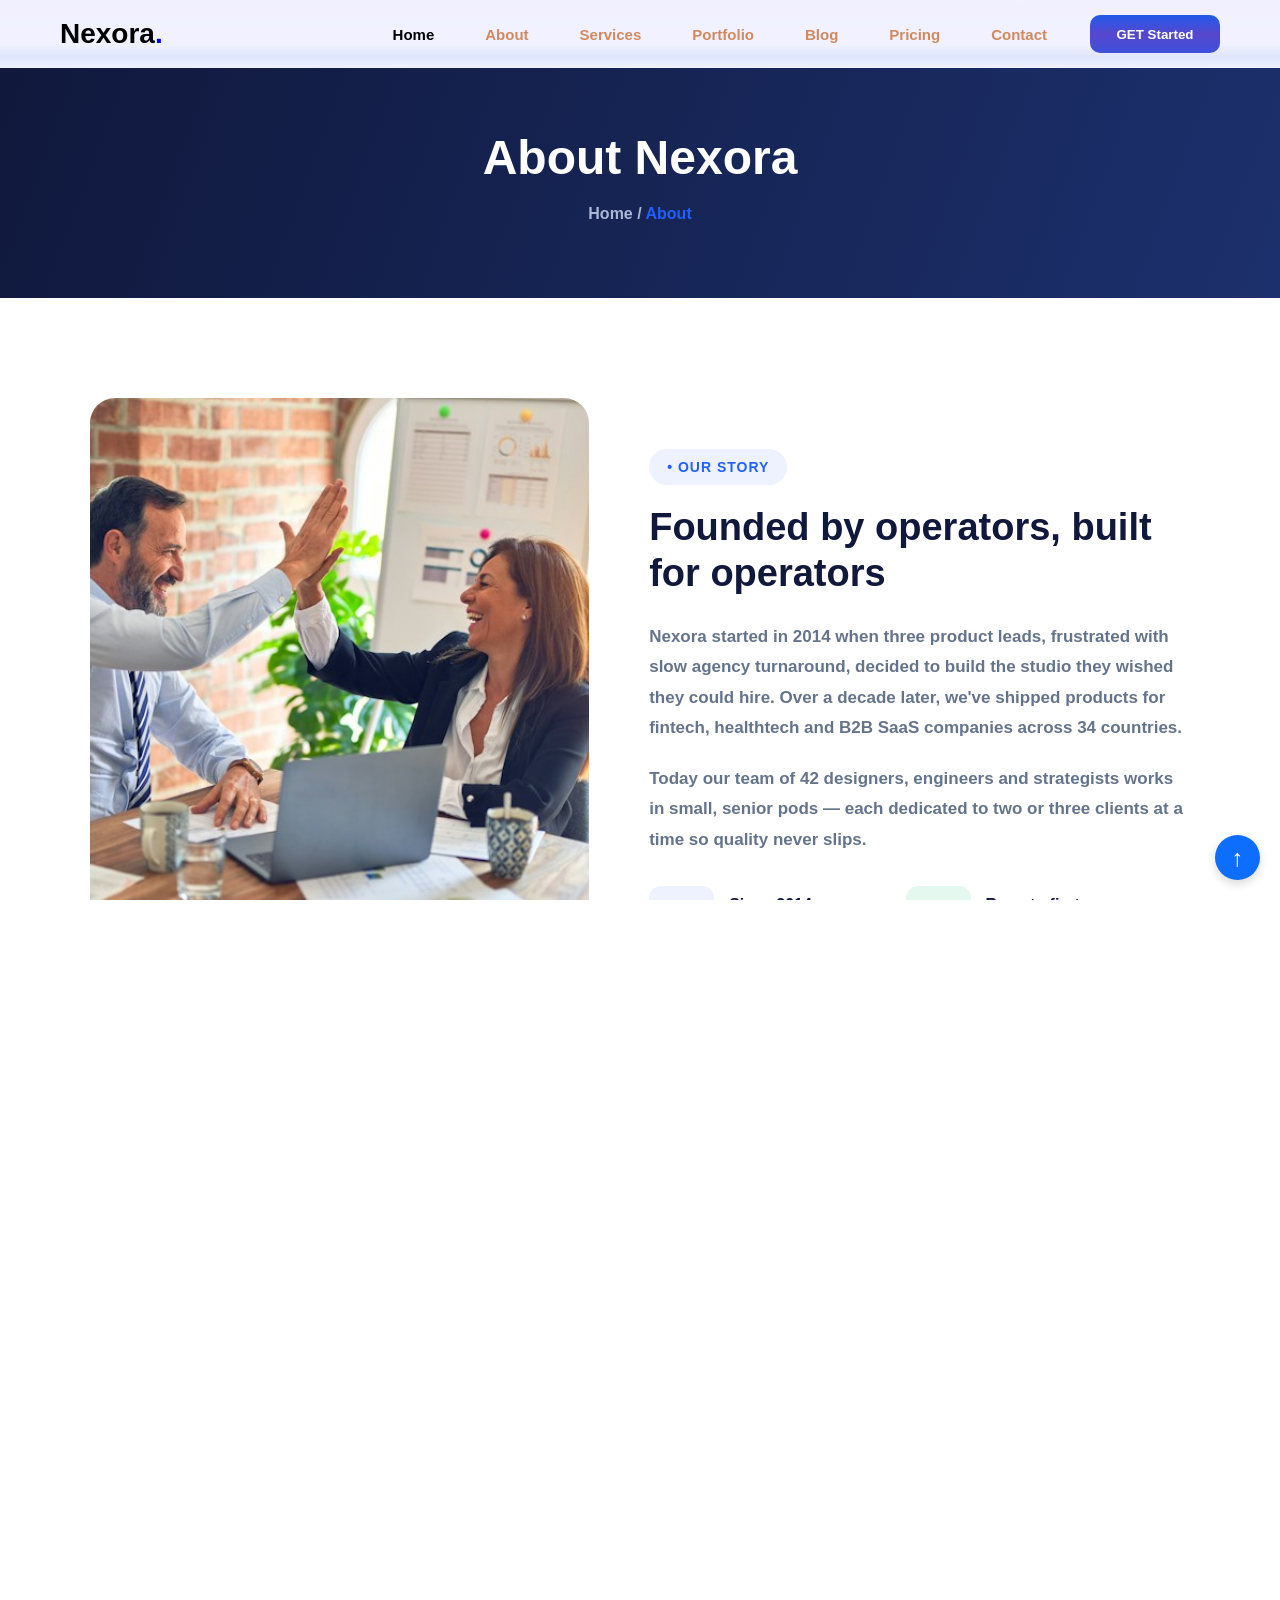
<file: Project1/Nexoraproject/about.html>
<!DOCTYPE html>
<html lang="en">
<head>
    <meta charset="UTF-8">
    <meta name="viewport" content="width=device-width, initial-scale=1.0">
    <title>Document</title>
    <link rel="stylesheet" href="./common.css">
    <link rel="stylesheet" href="./about.css">
</head>
<body>
<header>
      <div>
        <span>Nexora<span class="dot">.</span></span>
      </div>
      <div id="header-pointer">
        <div><a href="./index.html" id="home">Home</a></div>
        <div><a href="./about.html">About</a></div>
        <div><a href="./services.html">Services</a></div>
        <div><a href="./portfolio.html">Portfolio</a></div>
        <div><a href="./blog.html">Blog</a></div>
        <div><a href="./pricing.html">Pricing</a></div>
        <div><a href="./contact.html">Contact </a></div>
        <div>
          <button><a href="./contact.html" id="last">GET Started</a></button>
        </div>
      </div>
    </header>

<div class="about-banner">
    <h1>About Nexora</h1>
    <p><a href="index.html">Home</a> / <span>About</span></p>
</div>

<div class="about-story">
    <div class="story-image">
        <img src="./images/about.jpg" alt="Our Story">
    </div>

    <div class="story-content">
        <span class="about-tag">• OUR STORY</span>

        <h2>Founded by operators, built for operators</h2>

        <p>
            Nexora started in 2014 when three product leads, frustrated
            with slow agency turnaround, decided to build the studio they
            wished they could hire. Over a decade later, we've shipped
            products for fintech, healthtech and B2B SaaS companies
            across 34 countries.
        </p>

        <p>
            Today our team of 42 designers, engineers and strategists
            works in small, senior pods — each dedicated to two or
            three clients at a time so quality never slips.
        </p>

        <div class="story-stats">
            <div class="story-stat">
                <div class="stat-icon">✓</div>
                <div>
                    <h4>Since 2014</h4>
                    <p>12 years operating</p>
                </div>
            </div>

            <div class="story-stat">
                <div class="stat-icon green-icon">◎</div>
                <div>
                    <h4>Remote-first</h4>
                    <p>Across 9 timezones</p>
                </div>
            </div>
        </div>
    </div>
</div>

<div class="about-principles">
    <div class="section-heading">
        <span class="about-tag">• WHAT DRIVES US</span>
        <h2>The principles behind every engagement</h2>
    </div>

    <div class="principle-list">
        <div class="principle-card">
            <div class="principle-icon">◎</div>
            <h3>Outcomes over output</h3>
            <p>
                We measure success in business impact, not hours
                logged or pages shipped.
            </p>
        </div>

        <div class="principle-card">
            <div class="principle-icon purple-icon">▤</div>
            <h3>Radical transparency</h3>
            <p>
                Shared boards, honest timelines, and direct access
                to the people doing the work.
            </p>
        </div>

        <div class="principle-card">
            <div class="principle-icon green-icon">◇</div>
            <h3>Craft as a default</h3>
            <p>
                Every detail — copy, spacing, micro-interaction —
                is treated as part of the product.
            </p>
        </div>

        <div class="principle-card">
            <div class="principle-icon">⟳</div>
            <h3>Built to evolve</h3>
            <p>
                We design systems and codebases that your internal
                team can extend long after launch.
            </p>
        </div>
    </div>
</div>

<div class="about-leadership">
    <div class="section-heading">
        <span class="about-tag">• LEADERSHIP</span>
        <h2>Meet the people steering the ship</h2>
    </div>

    <div class="team-list">
        <div class="team-card">
            <img src="./images/160.jpg" alt="Daniel Hwang">
            <h3>Daniel Hwang</h3>
            <h4>CEO &amp; Co-Founder</h4>
            <p>
                Formerly led product at two YC-backed startups
                before founding Nexora.
            </p>
        </div>

        <div class="team-card">
            <img src="./images/160 (1).jpg" alt="Priya Nair">
            <h3>Priya Nair</h3>
            <h4>Head of Design</h4>
            <p>
                Leads the design system practice and a team
                of 14 product designers.
            </p>
        </div>

        <div class="team-card">
            <img src="./images/160 (2).jpg" alt="Marcus Lee">
            <h3>Marcus Lee</h3>
            <h4>Head of Engineering</h4>
            <p>
                Oversees architecture and DevOps across all
                active client builds.
            </p>
        </div>

        <div class="team-card">
            <img src="./images/160 (3).jpg" alt="Anna Kowalski">
            <h3>Anna Kowalski</h3>
            <h4>Client Success Lead</h4>
            <p>
                Your main point of contact — keeps every
                engagement on track.
            </p>
        </div>
    </div>
</div>
<div class="about-cta">
    <div>
        <h2>Want to work with us?</h2>
        <p>We're currently accepting 3 new partners for Q3 2026.</p>
    </div>

    <a href="contact.html">Get in Touch →</a>
</div>
 <footer>
      <div class="maindiv">
        <div class="box1">
          <div class="box">
            <span>Nexora<span class="dot">.</span></span>
            <p>
              We help ambitious SaaS and tech companies design, build and scale
              digital products that customers love.
            </p>
            <div class="social-links">
     <a href="" class="social-icon">𝕏</a>
  <a href="" class="social-icon">in</a>
  <a href="" class="social-icon">◎</a>
  <a href="" class="social-icon">◉</a>
</div>
          </div>
          <div class="box">
            <span>COMPANY</span>
            <p><a href=""></a>About Us</p>
            <p><a href=""></a>Services</p>
            <p><a href="">Portfolio</a></p>
            <p><a href="">Blog</a></p>
            <p><a href="">Careers</a></p>
          </div>
          <div class="box">
            <span>SERVICES</span>
            <p><a href="">Product Strategy</a></p>
            <p><a href="">UI/UX Design</a></p>
            <p><a href="">Web Development</a></p>
            <p><a href="">Cloud & DevOps</a></p>
            <p><a href="">Growth Marketing</a></p>
          </div>
          <div class="box">
            <span>STAY IN THE LOOP</span>
            <p>Get product updates and insights from our team, once a month.</p>
            <div class="subscribe-form">
  <input 
    type="email"
  >
  <button type="button"><i class="bi bi-send text-white"></i></button>
</div>
          </div>
        </div>
        <div class="box2">
          <p>© 2026 Nexora. All rights reserved.</p>
          <a href="" class="back-top"> ↑ </a>
          <div class="links">
            <a href="#">Privacy Policy</a><a href="#">Terms of Service</a>
          </div>
        </div>
      </div>
    </footer>
</body>
</html>
</file>
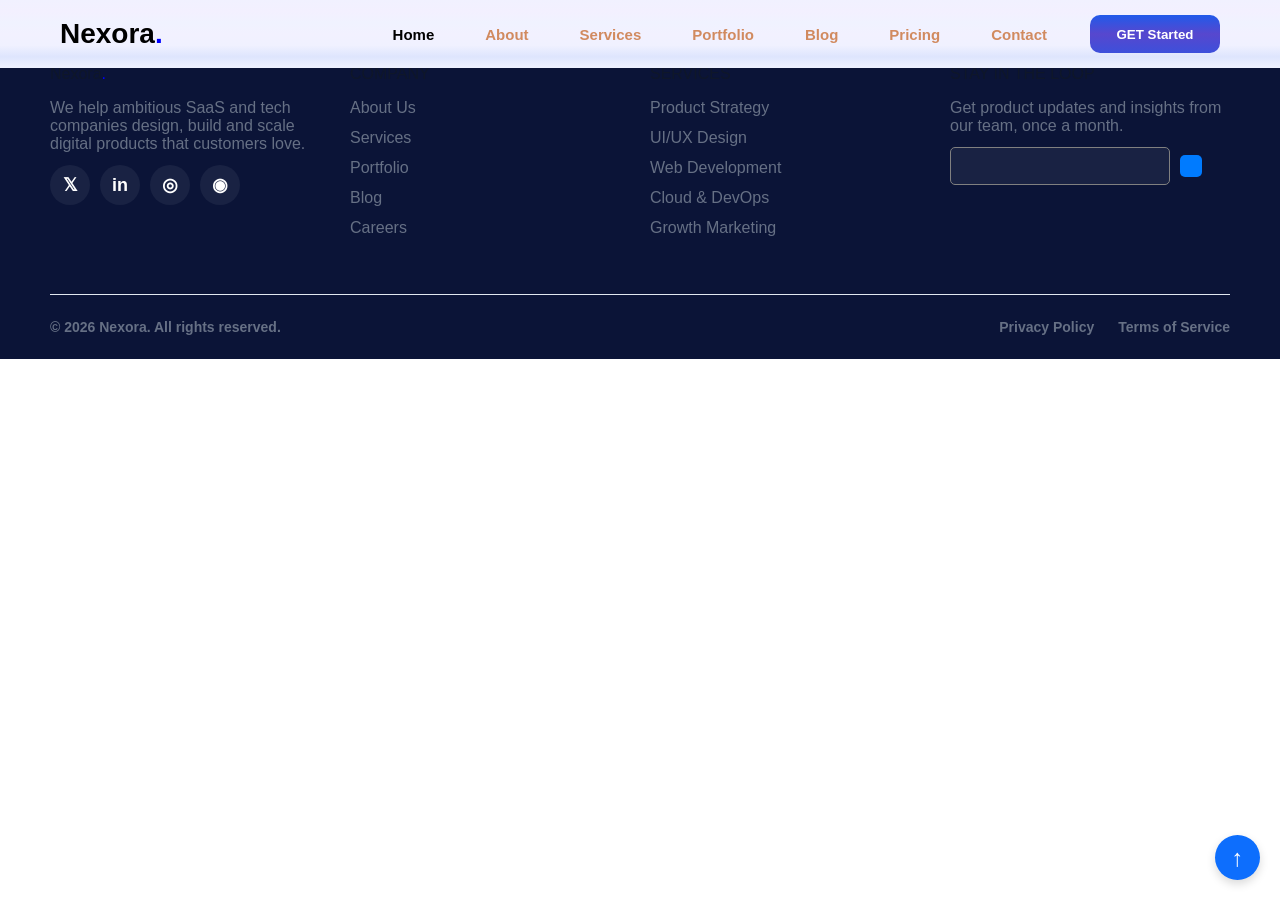
<file: Project1/Nexoraproject/blog.html>
<!DOCTYPE html>
<html lang="en">
<head>
  <meta charset="UTF-8">
  <meta name="viewport" content="width=device-width, initial-scale=1.0">
  <title>Document</title>
  <link rel="stylesheet" href="style.css">
  <link rel="stylesheet" href="common.css">
</head>
<body>
  <header>
      <div>
        <span>Nexora<span class="dot">.</span></span>
      </div>
      <div id="header-pointer">
        <div><a href="./index.html" id="home">Home</a></div>
        <div><a href="./about.html">About</a></div>
        <div><a href="./services.html">Services</a></div>
        <div><a href="./portfolio.html">Portfolio</a></div>
        <div><a href="./blog.html">Blog</a></div>
        <div><a href="./pricing.html">Pricing</a></div>
        <div><a href="./contact.html">Contact </a></div>
        <div>
          <button><a href="./contact.html" id="last">GET Started</a></button>
        </div>
      </div>
    </header>
     <footer>
      <div class="maindiv">
        <div class="box1">
          <div class="box">
            <span>Nexora<span class="dot">.</span></span>
            <p>
              We help ambitious SaaS and tech companies design, build and scale
              digital products that customers love.
            </p>
            <div class="social-links">
     <a href="" class="social-icon">𝕏</a>
  <a href="" class="social-icon">in</a>
  <a href="" class="social-icon">◎</a>
  <a href="" class="social-icon">◉</a>
</div>
          </div>
          <div class="box">
            <span>COMPANY</span>
            <p><a href=""></a>About Us</p>
            <p><a href=""></a>Services</p>
            <p><a href="">Portfolio</a></p>
            <p><a href="">Blog</a></p>
            <p><a href="">Careers</a></p>
          </div>
          <div class="box">
            <span>SERVICES</span>
            <p><a href="">Product Strategy</a></p>
            <p><a href="">UI/UX Design</a></p>
            <p><a href="">Web Development</a></p>
            <p><a href="">Cloud & DevOps</a></p>
            <p><a href="">Growth Marketing</a></p>
          </div>
          <div class="box">
            <span>STAY IN THE LOOP</span>
            <p>Get product updates and insights from our team, once a month.</p>
            <div class="subscribe-form">
  <input 
    type="email"
  >
  <button type="button"><i class="bi bi-send text-white"></i></button>
</div>
          </div>
        </div>
        <div class="box2">
          <p>© 2026 Nexora. All rights reserved.</p>
          <a href="" class="back-top"> ↑ </a>
          <div class="links">
            <a href="#">Privacy Policy</a><a href="#">Terms of Service</a>
          </div>
        </div>
      </div>
    </footer>
</body>
</html>
</file>
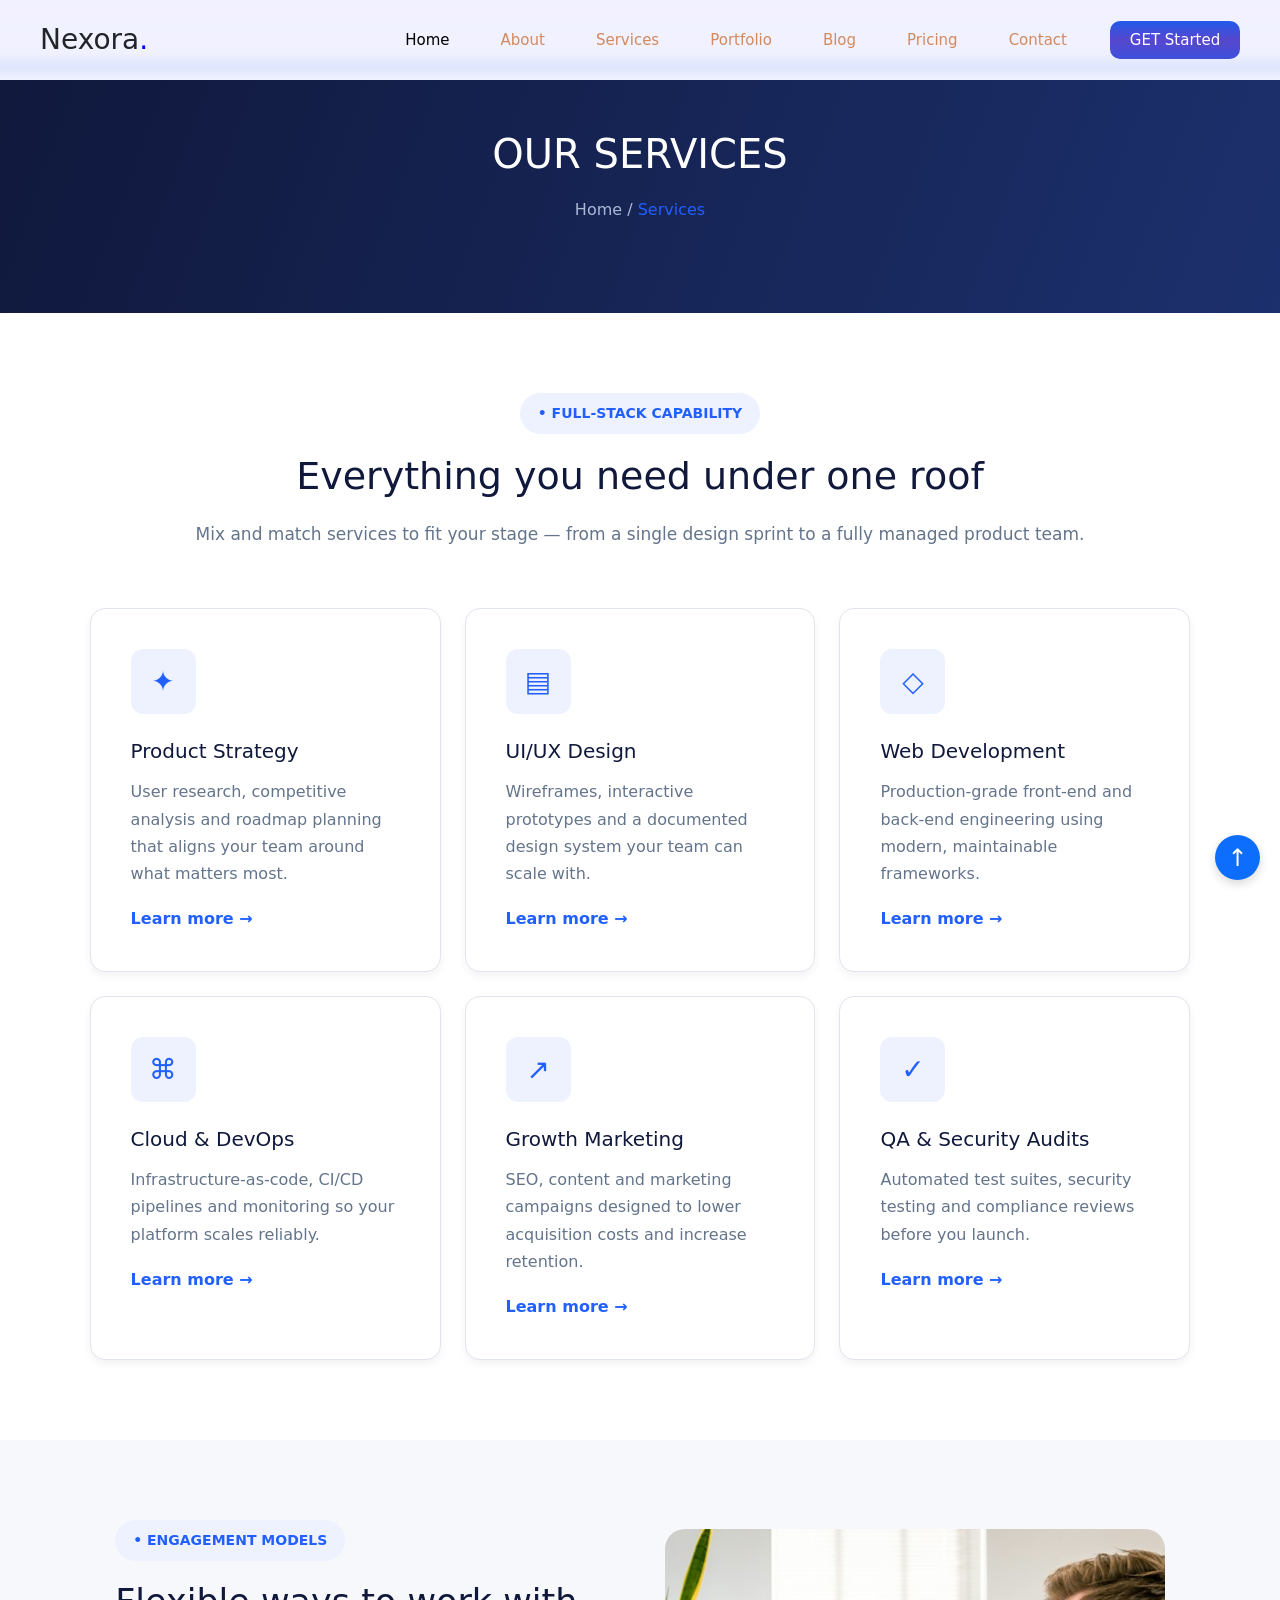
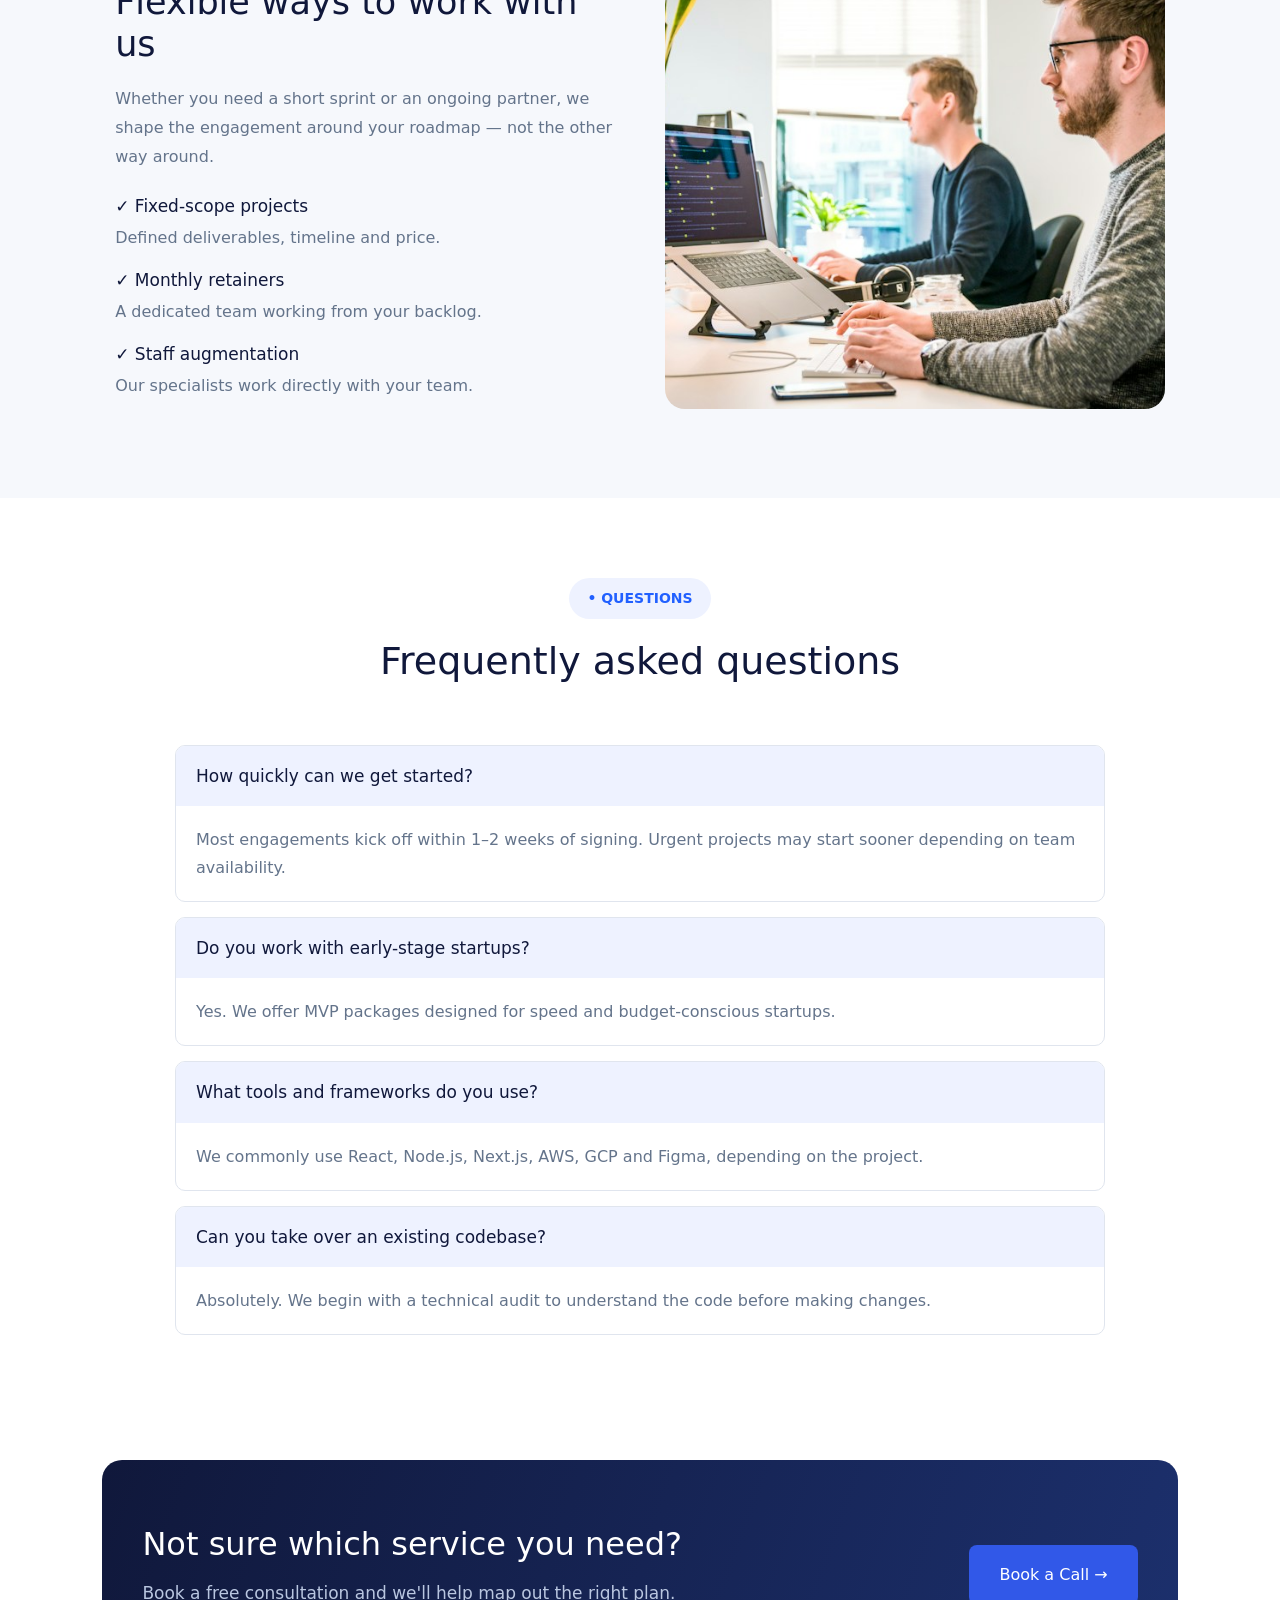
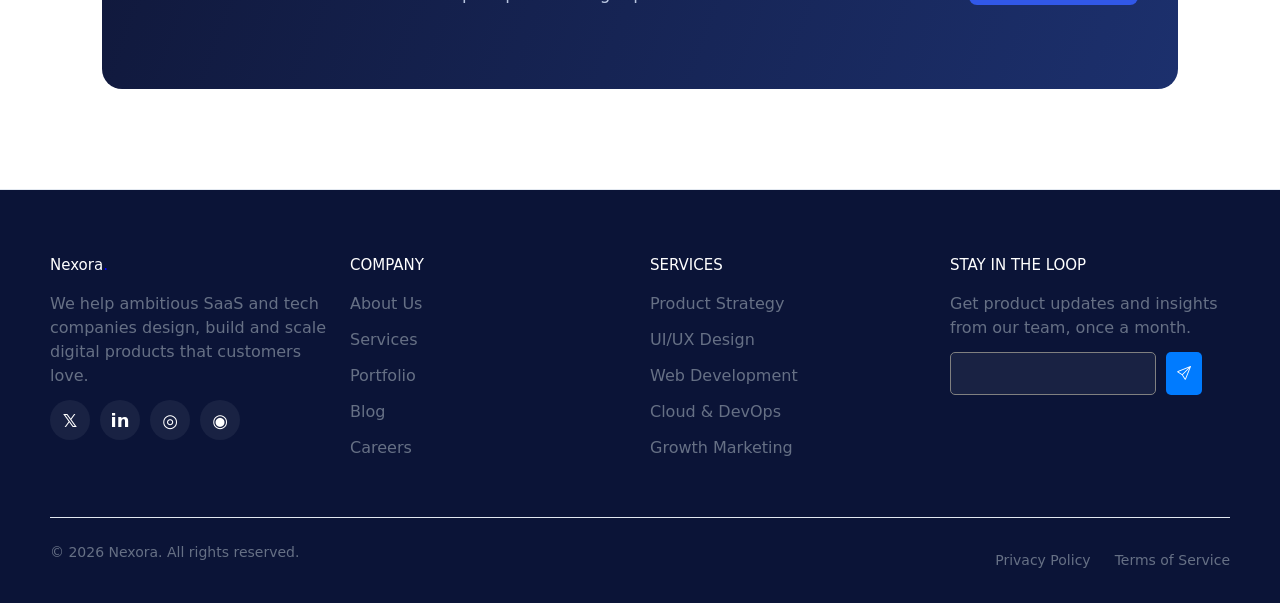
<file: Project1/Nexoraproject/services.html>
<!doctype html>
<html lang="en">
  <head>
    <meta charset="UTF-8" />
    <meta name="viewport" content="width=device-width, initial-scale=1.0" />
    <title>Project</title>
    <link rel="stylesheet" href="https://cdn.jsdelivr.net/npm/bootstrap@5.3.8/dist/css/bootstrap.min.css">
    <link rel="stylesheet" href="https://cdn.jsdelivr.net/npm/bootstrap-icons@1.13.2/font/bootstrap-icons.min.css">
    <link rel="stylesheet" href="services.css" />
  </head>
  <body>
    <header>
      <div>
        <span>Nexora<span class="dot">.</span></span>
      </div>
      <div id="header-pointer">
        <div><a href="./index.html" id="home">Home</a></div>
        <div><a href="./about.html">About</a></div>
        <div><a href="./services.html">Services</a></div>
        <div><a href="./portfolio.html">Portfolio</a></div>
        <div><a href="./blog.html">Blog</a></div>
        <div><a href="./pricing.html">Pricing</a></div>
        <div><a href="./contact.html">Contact </a></div>
        <div>
          <button><a href="./contact.html" id="last">GET Started</a></button>
        </div>
      </div>
    </header>
    <div class="about-banner">
    <h1>OUR SERVICES</h1>
    <p><a href="index.html">Home</a> / <span>Services</span></p>
</div>
    <div class="services">
    <div class="heading">
        <span class="tag">• FULL-STACK CAPABILITY</span>
        <h2>Everything you need under one roof</h2>
        <p>Mix and match services to fit your stage — from a single design sprint to a fully managed product team.</p>
    </div>

    <div class="cards">

        <div class="card">
            <div class="icon">✦</div>
            <h3>Product Strategy</h3>
            <p>User research, competitive analysis and roadmap planning that aligns your team around what matters most.</p>
            <a href="contact.html">Learn more →</a>
        </div>

        <div class="card">
            <div class="icon">▤</div>
            <h3>UI/UX Design</h3>
            <p>Wireframes, interactive prototypes and a documented design system your team can scale with.</p>
            <a href="contact.html">Learn more →</a>
        </div>

        <div class="card">
            <div class="icon">◇</div>
            <h3>Web Development</h3>
            <p>Production-grade front-end and back-end engineering using modern, maintainable frameworks.</p>
            <a href="contact.html">Learn more →</a>
        </div>

        <div class="card">
            <div class="icon">⌘</div>
            <h3>Cloud &amp; DevOps</h3>
            <p>Infrastructure-as-code, CI/CD pipelines and monitoring so your platform scales reliably.</p>
            <a href="contact.html">Learn more →</a>
        </div>

        <div class="card">
            <div class="icon">↗</div>
            <h3>Growth Marketing</h3>
            <p>SEO, content and marketing campaigns designed to lower acquisition costs and increase retention.</p>
            <a href="contact.html">Learn more →</a>
        </div>

        <div class="card">
            <div class="icon">✓</div>
            <h3>QA &amp; Security Audits</h3>
            <p>Automated test suites, security testing and compliance reviews before you launch.</p>
            <a href="contact.html">Learn more →</a>
        </div>

    </div>
</div>

<!-- Engagement Models -->
<div class="models">

    <div class="model-text">
        <span class="tag">• ENGAGEMENT MODELS</span>
        <h2>Flexible ways to work with us</h2>

        <p>Whether you need a short sprint or an ongoing partner, we shape the engagement around your roadmap — not the other way around.</p>

        <div class="model">
            <h3>✓ Fixed-scope projects</h3>
            <p>Defined deliverables, timeline and price.</p>
        </div>

        <div class="model">
            <h3>✓ Monthly retainers</h3>
            <p>A dedicated team working from your backlog.</p>
        </div>

        <div class="model">
            <h3>✓ Staff augmentation</h3>
            <p>Our specialists work directly with your team.</p>
        </div>
    </div>

    <div class="model-image">
        <img src="./images/services.jpg" alt="Team working together">
    </div>

</div>

<!-- FAQ -->
<div class="faq">

    <div class="heading">
        <span class="tag">• QUESTIONS</span>
        <h2>Frequently asked questions</h2>
    </div>

    <div class="questions">

        <div class="question">
            <h3>How quickly can we get started?</h3>
            <p>Most engagements kick off within 1–2 weeks of signing. Urgent projects may start sooner depending on team availability.</p>
        </div>

        <div class="question">
            <h3>Do you work with early-stage startups?</h3>
            <p>Yes. We offer MVP packages designed for speed and budget-conscious startups.</p>
        </div>

        <div class="question">
            <h3>What tools and frameworks do you use?</h3>
            <p>We commonly use React, Node.js, Next.js, AWS, GCP and Figma, depending on the project.</p>
        </div>

        <div class="question">
            <h3>Can you take over an existing codebase?</h3>
            <p>Absolutely. We begin with a technical audit to understand the code before making changes.</p>
        </div>

    </div>
</div>

<!-- Contact Section -->
<div class="cta">
    <div>
        <h2>Not sure which service you need?</h2>
        <p>Book a free consultation and we'll help map out the right plan.</p>
    </div>

    <a href="contact.html">Book a Call →</a>
</div>

     <footer>
      <div class="maindiv">
        <div class="box1">
          <div class="box">
            <span>Nexora<span class="dot">.</span></span>
            <p>
              We help ambitious SaaS and tech companies design, build and scale
              digital products that customers love.
            </p>
            <div class="social-links">
     <a href="" class="social-icon">𝕏</a>
  <a href="" class="social-icon">in</a>
  <a href="" class="social-icon">◎</a>
  <a href="" class="social-icon">◉</a>
</div>
          </div>
          <div class="box">
            <span>COMPANY</span>
            <p><a href=""></a>About Us</p>
            <p><a href=""></a>Services</p>
            <p><a href="">Portfolio</a></p>
            <p><a href="">Blog</a></p>
            <p><a href="">Careers</a></p>
          </div>
          <div class="box">
            <span>SERVICES</span>
            <p><a href="">Product Strategy</a></p>
            <p><a href="">UI/UX Design</a></p>
            <p><a href="">Web Development</a></p>
            <p><a href="">Cloud & DevOps</a></p>
            <p><a href="">Growth Marketing</a></p>
          </div>
          <div class="box">
            <span>STAY IN THE LOOP</span>
            <p>Get product updates and insights from our team, once a month.</p>
            <div class="subscribe-form">
  <input 
    type="email"
  >
  <button type="button"><i class="bi bi-send text-white"></i></button>
</div>
          </div>
        </div>
        <div class="box2">
          <p>© 2026 Nexora. All rights reserved.</p>
          <a href="" class="back-top"> ↑ </a>
          <div class="links">
            <a href="#">Privacy Policy</a><a href="#">Terms of Service</a>
          </div>
        </div>
      </div>
    </footer>
  </body>
</html>
</file>
<file: Project1/Nexoraproject/common.css>
* {
  margin: 0;
  box-sizing: border-box;
  font-family: "Plus Jakarta Sans", sans-serif;
  font-weight: 700;
}
html,
body {
  overflow-x: hidden;
}
button {
  cursor: pointer;
}
button a {
  display: flex;
  align-items: center;
  justify-content: center;
  width: 100%;
  height: 100%;
  text-decoration: none;
}

/* shared small pill label */
#p {
  display: inline-flex;
  align-items: center;
  width: fit-content;
  padding: 0.4rem 1rem;
  border-radius: 20px;
  background: #eef2ff;
  span {
    font-size: 0.75rem;
    letter-spacing: 0.12em;
    text-transform: uppercase;
    color: #155eef;
  }
}

/* ---------- header ---------- */
header {
  position: fixed;
  top: 0;
  left: 0;
  width: 100%;
  height: 68px;
  z-index: 1030;
  display: flex;
  align-items: center;
  justify-content: space-between;
  padding: 0 60px;
  background: linear-gradient(#f1f1ff, #f3f0ff, #f0f2ff, #f2f1ff, #f0f1ff, #dee5fd, #eff2ff);
  span {
    font-size: 28px;
    .dot {
      color: blue;
    }
  }
  #header-pointer {
    display: flex;
    align-items: center;
    column-gap: 35px;
    font-size: 15px;
    a {
      text-decoration: none;
      color: #d18a5f;
      padding: 10px 8px;
    }
    a:hover {
      color: black;
      background-color: rgba(255, 255, 255, 0.7);
      border-radius: 10px;
    }
    #home {
      color: black;
    }
    button {
      height: 38px;
      width: 130px;
      background: linear-gradient(#215aea, #5747ce, #3d50db);
      border-radius: 10px;
      border: none;
    }
    button #last,
    button #last:hover {
      color: white;
      background: none;
    }
  }
}

/* ---------- footer ---------- */
footer {
  padding: 64px 24px 0;
  border-top: 1px solid #e2e8f0;
  a {
    text-decoration: none;
  }
  .maindiv {
    display: flex;
    flex-direction: column;
    row-gap: 5px;
    max-width: 1180px;
    margin: 0 auto;
    .box1 {
      display: flex;
      justify-content: space-between;
      column-gap: 20px;
      padding-bottom: 40px;
      .box {
        flex: 1;
        span {
          display: block;
          margin-bottom: 16px;
          font-size: 16px;
          color: #0f172a;
          .dot {
            display: inline;
            margin: 0;
            font-size: inherit;
            color: blue;
          }
        }
        .logo {
          font-size: 28px;
          letter-spacing: -0.03em;
        }
        p {
          max-width: 320px;
          margin: 0 0 12px;
          font-size: 16px;
          color: #667085;
          font-weight: 300;
          a {
            font-size: 16px;
            color: #667085;
            font-weight: 300;
            &:hover {
              color: blue;
            }
          }
        }
        .form {
          display: flex;
          gap: 8px;
          margin-top: 16px;
          input {
            flex: 1;
            min-width: 0;
            padding: 12px 16px;
            border: 1px solid #d0d5dd;
            border-radius:-5px;
            font-size: 14px;
          }
          button {
            padding: 12px 20px;
            border: none;
            border-radius: 999px;
            background: blue;
            color: #fff;
            font-weight: 600;
          }
        }
      }
    }
    .box2 {
      display: flex;
      flex-wrap: wrap;
      justify-content: space-between;
      align-items: center;
      gap: 12px;
      padding: 24px 0;
      border-top: 1px solid #e2e8f0;
      p {
        font-size: 14px;
        color: #667085;
      }
      .links {
        display: flex;
        gap: 24px;
        a {
          font-size: 14px;
          color: #667085;
          &:hover {
            color: blue;
          }
        }
      }
    }
  }
}

/* ---------- active link + responsive ---------- */
header #header-pointer .active {
  color: black;
}
@media (max-width: 900px) {
  header #header-pointer > div:not(:last-child) {
    display: none;
  }
  footer .maindiv .box1 {
    flex-wrap: wrap;
    .box {
      flex: 1 1 40%;
    }
  }
}
@media (max-width: 560px) {
  footer .maindiv .box1 .box {
    flex: 1 1 100%;
  }
}
</file>
<file: Project1/Nexoraproject/about.css>
*{
    margin: 0;
    padding: 0;
    box-sizing: border-box;
    text-decoration: none;
    font-family:Arial, Helvetica, sans-serif;
}

html,body{
    height: 100%;
    width: 100%;

}


/* <!-- header nk  --> */

.main-box{
    display: flex;
    justify-content: space-between;
    padding: 10px 100px;
    align-items: center;
    background-color: #FCFCFF;
    box-shadow: 0 2px 12px rgba(20, 30, 80, 0.08);
   

    position: sticky;
    top: 0;
    z-index: 100;
    width: 100%;
    box-sizing: border-box;
}

         




.active{
    background-color: #EEF2FF;
    color: #10183B;
    border-radius: 12px;
    padding: 12px 20px;
    font-weight: 600;
}

#nexora{
    /* color: rgb(0, 14, 72); */
    font-size: 28px;
    font-weight: 700;
    color: #10183B
}

#box-2{
    display: flex;
    gap: 20px;
    align-items: center;   
}
a {
    text-decoration: none;
}

#nav-links{
    color:rgb(164, 136, 137);
    padding: 10px;
    border-radius: 10px;

}

#nav-links:hover{
    background-color: rgb(238, 242, 255);
    color: black;
    cursor: pointer;
    font-weight: 500;
}

#get-started {
    padding: 10px;
    border-radius: 5px;
    background-color: #2748b4;
    border: none;
    a{
        color: aliceblue;
        
    }
}

#get-started:hover{
      transform: translateY(-3px);
       transition: all 0.3s ease;

}
/* About Banner */
.about-banner {
    background: linear-gradient(110deg, #10183b, #1c306d);
    text-align: center;
    padding: 130px 20px 75px;
    color: white;
}

.about-banner h1 {
    font-size: 48px;
    margin-bottom: 20px;
}

.about-banner p {
    color: #aab7d5;
}

.about-banner a {
    color: #aab7d5;
    text-decoration: none;
}

.about-banner span {
    color: #2160ff;
}

/* Common Tag */
.about-tag {
    display: inline-block;
    background: #eef2ff;
    color: #2160ff;
    padding: 10px 18px;
    border-radius: 30px;
    font-size: 14px;
    font-weight: bold;
    letter-spacing: 1px;
    margin-bottom: 20px;
}

/* Our Story */
.about-story {
    display: flex;
    align-items: center;
    gap: 60px;
    padding: 100px 7%;
}

.story-image {
    width: 48%;
}

.story-image img {
    width: 100%;
    height: 600px;
    object-fit: cover;
    border-radius: 25px;
}

.story-content {
    width: 52%;
}

.story-content h2 {
    color: #10183b;
    font-size: 38px;
    line-height: 1.2;
    margin-bottom: 25px;
}

.story-content > p {
    color: #64748b;
    font-size: 17px;
    line-height: 1.8;
    margin-bottom: 20px;
}

.story-stats {
    display: flex;
    gap: 35px;
    margin-top: 30px;
}

.story-stat {
    display: flex;
    align-items: center;
    gap: 15px;
}

.stat-icon {
    background: #eef2ff;
    color: #2160ff;
    width: 65px;
    height: 65px;
    display: flex;
    align-items: center;
    justify-content: center;
    font-size: 28px;
    border-radius: 12px;
}

.green-icon {
    background: #e5f8ef;
    color: #00b879;
}

.story-stat h4 {
    margin-bottom: 8px;
    color: #10183b;
}

.story-stat p {
    color: #64748b;
}

/* Our Principles */
.about-principles {
    background: #f6f8fc;
    padding: 65px 7% 80px;
}

.section-heading {
    text-align: center;
    margin-bottom: 70px;
}

.section-heading h2 {
    color: #10183b;
    font-size: 40px;
    margin-top: 5px;
}

.principle-list {
    display: flex;
    gap: 30px;
}

.principle-card {
    flex: 1;
    background: white;
    border: 1px solid #e0e5ee;
    border-radius: 18px;
    padding: 50px 25px;
    text-align: center;
    box-shadow: 0 4px 8px rgba(0, 0, 0, 0.04);
}

.principle-icon {
    background: #eef2ff;
    color: #2160ff;
    width: 70px;
    height: 70px;
    border-radius: 12px;
    margin: 0 auto 20px;
    display: flex;
    align-items: center;
    justify-content: center;
    font-size: 32px;
}

.purple-icon {
    background: #f3edff;
    color: #7440e8;
}

.principle-card h3 {
    color: #64748b;
    font-size: 22px;
    margin-bottom: 15px;
}

.principle-card p {
    color: #64748b;
    font-size: 17px;
    line-height: 1.7;
}

/* Leadership */
.about-leadership {
    padding: 65px 6% 80px;
}

.team-list {
    display: flex;
    gap: 30px;
}

.team-card {
    flex: 1;
    border: 1px solid #e0e5ee;
    border-radius: 18px;
    padding: 50px 25px;
    text-align: center;
    box-shadow: 0 4px 8px rgba(0, 0, 0, 0.04);
}

.team-card img {
    width: 120px;
    height: 120px;
    border-radius: 50%;
    object-fit: cover;
    margin-bottom: 20px;
}

.team-card h3 {
    color: #64748b;
    font-size: 23px;
    margin-bottom: 15px;
}

.team-card h4 {
    color: #2160ff;
    font-size: 18px;
    font-weight: normal;
    margin-bottom: 18px;
}

.team-card p {
    color: #64748b;
    font-size: 16px;
    line-height: 1.8;
}

/* Contact CTA */
.about-cta {
    background: linear-gradient(110deg, #10183b, #1c306d);
    margin: 0 7% 100px;
    padding: 80px 50px;
    border-radius: 25px;
    display: flex;
    align-items: center;
    justify-content: space-between;
    gap: 30px;
}

.about-cta h2 {
    color: white;
    font-size: 38px;
    margin-bottom: 18px;
}

.about-cta p {
    color: #b9c6e0;
    font-size: 20px;
}

.about-cta a {
    background: linear-gradient(110deg, #2160ff, #6740d2);
    color: white;
    padding: 20px 40px;
    border-radius: 12px;
    text-decoration: none;
    font-weight: bold;
    white-space: nowrap;
}

/* Responsive */
@media (max-width: 900px) {
    .about-story {
        flex-direction: column;
        padding: 60px 6%;
    }

    .story-image,
    .story-content {
        width: 100%;
    }

    .story-image img {
        height: 400px;
    }

    .principle-list,
    .team-list {
        flex-wrap: wrap;
    }

    .principle-card,
    .team-card {
        flex: 1 1 40%;
    }

    .about-cta {
        flex-direction: column;
        align-items: flex-start;
        padding: 45px 30px;
    }
}

@media (max-width: 550px) {
    .about-banner h1 {
        font-size: 36px;
    }

    .story-content h2,
    .section-heading h2 {
        font-size: 30px;
    }

    .story-stats {
        flex-direction: column;
    }

    .principle-card,
    .team-card {
        flex: 1 1 100%;
    }

    .about-cta h2 {
        font-size: 30px;
    }
}


/* 
footer */


.footer {
    padding: 45px 8% 20px;
    background: #0b1435;
    color: white;
}

.footer-content {
    display: flex;
    justify-content: space-between;
    gap: 35px;
    padding-bottom: 40px;
}

.footer-content > div {
    width: 25%;
}

.footer h4 {
    font-size: 13px;
    margin-bottom: 18px;
}

.footer p,
.footer a {
    color: #c0c8dc;
    font-size: 12px;
    line-height: 1.8;
}

.footer a {
    text-decoration: none;
}

.footer a:hover {
    color: white;
}

.footer input {
    width: 75%;
    padding: 10px;
    background: transparent;
    border: 1px solid #64748b;
    border-radius: 4px;
}

.footer button {
    padding: 10px;
    background: #3158e8;
    color: white;
    border: none;
    border-radius: 4px;
    cursor: pointer;
}

.footer-bottom {
    display: flex;
    justify-content: space-between;
    align-items: center;
    border-top: 1px solid #283253;
    padding-top: 20px;
}

.footer-bottom a {
    margin-left: 20px;
}




.maintenance {
    text-align: center;
    padding: 100px 20px;
    background: #f6f8fc;
    min-height: 400px;
}

.maintenance h1 {
    color: #10183b;
    font-size: 36px;
    margin-bottom: 20px;
}

.maintenance p {
    color: #64748b;
    font-size: 18px;
    margin-bottom: 12px;
}

.maintenance a {
    display: inline-block;
    margin-top: 25px;
    padding: 14px 25px;
    background: #3158e8;
    color: white;
    text-decoration: none;
    border-radius: 8px;
}

.maintenance a:hover {
    transform: translateY(-3px);
    transition: 0.3s;
}
footer {
  padding: 64px 24px 0;
  border-top: 1px solid #e2e8f0;
  a {
    text-decoration: none;
  }
  background-color:#0B1437;
  .maindiv {
    display: flex;
    flex-direction: column;
    row-gap: 5px;
    max-width: 1180px;
    margin: 0 auto;
    .box1 {
      display: flex;
      justify-content: space-between;
      column-gap: 20px;
      padding-bottom: 40px;
      .box {
        flex: 1;
        .social-links {
  display: flex;
  gap: 10px;
}

.social-icon {
  width: 40px;
  height: 40px;
  display: flex;
  justify-content: center;
  align-items: center;
  border-radius: 50%;
color:white ;
background-color:#192243;
  text-decoration: none;
  font-size: 18px;
  font-weight: bold;
  transition: 0.3s;
}

.social-icon:hover {
  background-color: #007bff;
  color: white;
  border-color: #007bff;
}
        span {
          display: block;
          margin-bottom: 16px;
          font-size: 15px;
          font-weight: 400;
          color:white;
          .dot {
            display: inline;
            margin: 0;
            font-size: inherit;
            color: blue;
          }
        }
        .logo {
          font-size: 28px;
          letter-spacing: -0.03em;
        }
        p {
          max-width: 320px;
          margin: 0 0 12px;
          font-size: 16px;
          color: #667085;
          font-weight: 300;
          a {
            font-size: 16px;
            color: #667085;
            font-weight: 300;
            &:hover {
              color: blue;
            }
          }
        }
        .subscribe-form {
  display: flex;
  align-items: center;
  gap: 10px;
}

.subscribe-form input {
  padding: 10px 15px;
  border: 0.1px solid gray;
  border-radius: 5px;
  font-size: 14px;
  background-color: #192243;
  color:black;
}

.subscribe-form input:focus {
  outline: 10px solid #007bff;
}

.subscribe-form button {
  padding: 11px ;
  border: none;
  border-radius: 5px;
  background: #007bff;
  color: white;
  font-size: 14px;
  cursor: pointer;
}

.subscribe-form button:hover {
  background: #0056b3;
}
      }
    }
    .box2 {
      display: flex;
      flex-wrap: wrap;
      justify-content: space-between;
      align-items: center;
      gap: 12px;
      padding: 24px 0;
      border-top: 1px solid #e2e8f0;
      p {
        font-size: 14px;
        color: #667085;
      }
      .links {
        display: flex;
        gap: 24px;
        a {
          font-size: 14px;
          color: #667085;
          &:hover {
            color: blue;
          }
        }
      }
      .back-top {
  position: fixed;
  right: 20px;
  bottom: 20px;
  width: 45px;
  height: 45px;
  background-color: #0d6efd;
  color: white;
  display: flex;
  justify-content: center;
  align-items: center;
  border-radius: 50%;
  text-decoration: none;
  font-size: 24px;
  box-shadow: 0 4px 10px rgba(0, 0, 0, 0.15);
  transition: 0.3s ease;
}

.back-top:hover {
  background-color: #0b5ed7;
  color: white;
  transform: translateY(-4px);
}
    }
  }
}
</file>
<file: Project1/Nexoraproject/style.css>
* {
  margin: 0;
  box-sizing: border-box;
  font-family: "Plus Jakarta Sans", sans-serif;
  font-weight: 700;
}
html,
body {
  overflow-x: hidden;
}
button {
  cursor: pointer;
}
button a {
  display: flex;
  align-items: center;
  justify-content: center;
  width: 100%;
  height: 100%;
  text-decoration: none;
}

#p {
  display: inline-flex;
  align-items: center;
  width: fit-content;
  padding: 0.4rem 1rem;
  border-radius: 20px;
  background: #eef2ff;
  span {
    font-size: 0.75rem;
    letter-spacing: 0.12em;
    text-transform: uppercase;
    color: #155eef;
  }
}

header {
  position: fixed;
  top: 0;
  left: 0;
  width: 100%;
  height: 68px;
  z-index: 1030;
  display: flex;
  align-items: center;
  justify-content: space-between;
  padding:  40px;
  background: linear-gradient(#f1f1ff, #f3f0ff, #f0f2ff, #f2f1ff, #f0f1ff, #dee5fd, #eff2ff);
  span {
    font-size: 28px;
    .dot {
      color: blue;
    }
  }
  #header-pointer {
    display: flex;
    align-items: center;
    column-gap: 35px;
    font-size: 15px;
    a {
      text-decoration: none;
      color: #d18a5f;
      padding: 10px 8px;
    }
    a:hover {
      color: black;
      background-color: rgba(255, 255, 255, 0.7);
      border-radius: 10px;
    }
    #home {
      color: black;
    }
    button {
      height: 38px;
      width: 130px;
      background: linear-gradient(#215aea, #5747ce, #3d50db);
      border-radius: 10px;
      border: none;
      transition:transform 0.1s ease-in;
      #last
      {
        color:white;
        
      }
      #last:hover{
       background: linear-gradient(#215aea, #5747ce, #3d50db);
       color:white;
      }
      
    }
     button:hover{
        transform:translateY(-2px);
      }
  }
}

.section1 {
  min-height: 600px;
  padding: 68px 60px 0;
  display: flex;
  justify-content: space-between;
  align-items: center;
  column-gap: 40px;
  background: linear-gradient(#f1f1ff, #f3f0ff, #f0f2ff, #f2f1ff, #f0f1ff, #dee5fd, #eff2ff);
  .part1 {
    width: 55%;
    padding: 20px 0;
    display: flex;
    flex-direction: column;
    row-gap: 20px;
    #small {
      font-size: 14px;
      color:#155EEF;
       font-weight:-2;
    }
    #large {
      font-size: 55px;
      line-height: 1.1;
    }
    p {
      font-size: 20px;
      color: #667085;
      font-weight:70;
      width:500px;
    }
    #btn {
      display: flex;
      column-gap: 15px;
    }
    button {
      height: 55px;
      width: 190px;
      background-color: #f7f9fc;
      border-radius: 10px;
      border: none;
      transition: transform 0.3s ease;
    }
    button #last {
      color: white;
    }
    button:hover {
      transform: translateY(-3px) scale(1.01);
    }
  }
  .img {
    display: flex;
    img {
      width: 48px;
      height: 48px;
      object-fit: cover;
      border: 2px solid white;
      border-radius: 50%;
      margin-right: -14px;
    }
  }
  .combine1 {
    display: flex;
    align-items: center;
    column-gap: 30px;
    .star {
      display: flex;
      flex-direction: column;
      row-gap: 3px;
      justify-content: center;
      font-size: 15px;
      color: #ffb400;
    }
  }
 .part2 {
  position: relative;
  width: 40%;
  max-width: 480px;
  margin: 0 auto;
  padding: 24px 0 34px;
  .box {
    background: #fff;
    border: 1px solid #e4e7ec;
    border-radius: 20px;
    padding: 24px;
    box-shadow: 0 20px 48px rgba(11, 20, 55, 0.12);
    .box1 {
      display: flex;
      justify-content: space-between;
      align-items: center;
      margin-bottom: 1rem;
      .dots {
        display: flex;
        gap: 0.5rem;
        span {
          display: block;
          width: 10px;
          height: 10px;
          border-radius: 50%;
        }
      }
      .live {
        padding: 3px 12px;
        font-size: 12px;
        color: #12b76a;
        background: #ecfdf3;
        border-radius: 100px;
      }
    }
    .bar {
      height: 12px;
      margin-bottom: 10px;
      border-radius: 6px;
      background: #e4e7ec;
    }
    .box2 {
      display: grid;
      grid-template-columns: 1fr 1fr;
      gap: 0.5rem;
      margin: 1rem 0;
      div {
        padding: 1rem;
        border-radius: 0.5rem;
      }
      i {
        font-size: 1.5rem;
        color: #155eef;
      }
      .line1 {
        margin-top: 0.5rem;
        font-family: "Sora", sans-serif;
        font-size: 1rem;
        color: #0b1437;
      }
      .line2 {
        font-size: 0.875em;
        font-weight: 400;
        color: #667085;
      }
    }
  }
  .float {
    position: absolute;
    display: flex;
    align-items: center;
    gap: 10px;
    padding: 12px 16px;
    border-radius: 14px;
    background: #fff;
    font-size: 14px;
    color: #0b1437;
    box-shadow: 0 8px 24px rgba(11, 20, 55, 0.08);
    small {
      font-size: 12px;
      font-weight: 400;
      color: #667085;
    }
    .icon {
      width: 36px;
      height: 36px;
      display: flex;
      align-items: center;
      justify-content: center;
      border-radius: 10px;
      font-size: 1.1rem;
    }
    .green {
      color: #12b76a;
      background: rgba(18, 183, 106, 0.1);
    }
    .blue {
      color: #155eef;
      background: #eef2ff;
    }
    &.a {
      right:-20px;
      bottom: 10px;
    }
    &.b {
      left: -20px;
      top: 0;
    }
  }
}
}
.section2 {
  display: flex;
  flex-direction: column;
  align-items: center;
  justify-content: center;
  row-gap: 15px;
  padding: 30px 20px;
  background-color:#FFFFFF;
  #inside {
    display: flex;
    flex-wrap: wrap;
    justify-content: center;
    gap: 20px 100px;
    color:#98a2b3;
    font-weight:100;

  }
}

.section3 {
  display: flex;
  flex-wrap: wrap;
  justify-content: space-between;
  align-items: flex-end;
  padding: 100px 70px;
  background-color: #F7F9FC;
  #first {
    display: flex;
    flex-direction: column;
    row-gap: 13px;
  }
  #viewall a {
    text-decoration: none;
    color: #155eef;
  }
  #cards {
    display: flex;
    justify-content: space-between;
    column-gap: 25px;
    width: 100%;
    margin-top: 70px;
    .box {
      flex: 1;
      min-height: 350px;
      padding: 30px 35px;
      border-radius: 23px;
      background: #f8fafc;
      font-size: 15px;
      line-height: 1.6;
      color: #667295;
      border:0.1px solid lightgray;
      display: flex;
      flex-direction: column;
      row-gap: 10px;
      align-items: flex-start;
      transition:transform 0.2s ease-in,box-shadow 0.3s ease;
      p {
        margin-bottom:15px;
        font-size: 20px;
        color: #0b1437;
      }
    }
    .box:hover{
      transform:translateY(-8px);
      box-shadow: 0 5px 20px rgba(0, 0, 0, 0.12);
    }
  }
}
.section4 {
  display: flex;
  justify-content: center;
  align-items: center;
  padding: 60px 20px;
  #maindiv {
    display: flex;
    align-items: center;
    width: 100%;
    max-width: 1140px;
    #box1 {
      width: 50%;
      display: flex;
      justify-content: center;
      img {
        width: 100%;
        max-width: 534px;
        height: 427px;
        object-fit: cover;
        border-radius: 25px;
      }
    }
    #box2 {
      width: 50%;
      display: flex;
      flex-direction: column;
      row-gap: 30px;
      padding-left: 50px;
      #listcontent {
        display: flex;
        flex-direction: column;
        row-gap: 15px;
      }
      button {
        height: 55px;
        width: 190px;
        background: linear-gradient(#215aea, #5747ce, #3d50db);
        border-radius: 10px;
        border: none;
        transition: transform 0.3s ease;
      }
      button #last {
        color: white;
      }
      button:hover {
        transform: translateY(-3px) scale(1.01);
      }
    }
  }
}
.section5 {
  display: flex;
  justify-content: center;
  padding: 40px 20px;
  #maindiv {
    display: flex;
    justify-content: center;
    width: 100%;
    max-width: 1140px;
    .box {
      flex: 1;
      display: flex;
      flex-direction: column;
      align-items: center;
      justify-content: center;
      .line1 {
        font-size: 2.2rem;
        color: #0b1437;
        font-weight: 800;
      }
      .line2 {
        font-size: 0.9rem;
        font-weight: 500;
        color: #667085;
      }
    }
  }
}

.section6 {
  display: flex;
  justify-content: center;
  padding: 80px 20px;
  .maindiv {
    display: flex;
    flex-direction: column;
    row-gap: 60px;
    width: 100%;
    max-width: 1140px;
    .box1 {
      display: flex;
      flex-direction: column;
      align-items: center;
      row-gap: 15px;
    }
    .box2 {
      display: flex;
      column-gap: 45px;
      .box {
        flex: 1;
      }
      .b1 {
        .line1 {
          font-size: 3rem;
          color: #2359e8;
          font-weight: 800;
        }
        .line2 {
          font-size: 2rem;
          color: #667085;
        }
        .line3 {
          max-width: 280px;
          font-size: 1.05rem;
          line-height: 1.7;
          color: #667085;
          font-weight: 300;
        }
      }
    }
  }
}
.section7 {
  display: flex;
  justify-content: center;
  padding: 60px 20px;
  .maindiv {
    display: flex;
    flex-direction: column;
    row-gap: 50px;
    width: 100%;
    max-width: 1140px;
    .box1 {
      display: flex;
      justify-content: space-between;
      align-items: flex-end;
      .top {
        display: flex;
        flex-direction: column;
        row-gap: 8px;
      }
      .bottom {
        font-size: 15px;
        a {
          color: #155eef;
          text-decoration: none;
        }
        a:hover {
          color: #0e3fb0;
        }
      }
    }
    .box2 {
      min-height: 230px;
      display: flex;
      align-items: center;
      justify-content: center;
      .img{
        display:flex;
        flex-direction:row;
        column-gap:20px;
        
        img{
          border-radius:20px;
          width: 340px;
          transition:transform 0.5s ease;
        }
        
      }
      img:hover{
          transform:scale(1.1);

      }
    }
  }
}
.section8 {
  padding: 80px 20px;
  .maindiv {
    display: flex;
    flex-direction: column;
    row-gap: 60px;
    .box1 {
      display: flex;
      flex-direction: column;
      align-items: center;
      row-gap: 12px;
      p {
        padding: 0.4rem 1rem;
        border-radius: 20px;
        font-size: 0.75rem;
        letter-spacing: 0.12em;
        text-transform: uppercase;
        color: #155eef;
        background: #eef2ff;
      }
      #line1 {
        font-size: 32px;
        letter-spacing: -0.02em;
        color: #0b1437;
      }
    }
    .box2 {
      display: flex;
      flex-wrap: wrap;
      justify-content: center;
      gap: 20px;
      .box {
        width: 380px;
        display: flex;
        flex-direction: column;
        row-gap: 12px;
        padding: 28px;
        border-radius: 20px;
        background: #f8fafc;
        .line2 {
          flex: 1;
          font-size: 1.05rem;
          line-height: 1.7;
          color: #667085;
          font-weight: 300;
        }
        > div:last-child {
          display: flex;
          align-items: center;
          column-gap: 12px;
        }
        img {
          width: 48px;
          height: 48px;
          object-fit: cover;
          border-radius: 50%;
        }
      }
    }
  }
}
.section9 {
  display: flex;
  justify-content: center;
  padding: 40px 20px;
  .maindiv {
    width: 100%;
    max-width: 1140px;
    padding: 50px;
    border-radius: 24px;
    background:#0B1437;
    color: white;
    .box {
      display: flex;
      justify-content: space-between;
      align-items: center;
      column-gap: 30px;
      h2,
      p {
        color: white;
      }
      p {
        margin-top: 8px;
        font-weight: 300;
      }
      .box2 {
        display: flex;
        justify-content: center;
        align-items: center;
      }
      button {
        height: 55px;
        width: 170px;
        border: none;
        border-radius: 10px;
        background: white;
      }
      button a {
        color: #215aea;
      }
    }
  }
}
footer {
  padding: 64px 24px 0;
  border-top: 1px solid #e2e8f0;
  a {
    text-decoration: none;
  }
  background-color:#0B1437;
  .maindiv {
    display: flex;
    flex-direction: column;
    row-gap: 5px;
    max-width: 1180px;
    margin: 0 auto;
    .box1 {
      display: flex;
      justify-content: space-between;
      column-gap: 20px;
      padding-bottom: 40px;
      .box {
        flex: 1;
        .social-links {
  display: flex;
  gap: 10px;
}

.social-icon {
  width: 40px;
  height: 40px;
  display: flex;
  justify-content: center;
  align-items: center;
  border-radius: 50%;
color:white ;
background-color:#192243;
  text-decoration: none;
  font-size: 18px;
  font-weight: bold;
  transition: 0.3s;
}

.social-icon:hover {
  background-color: #007bff;
  color: white;
  border-color: #007bff;
}
        span {
          display: block;
          margin-bottom: 16px;
          font-size: 15px;
          font-weight: 400;
          color:white;
          .dot {
            display: inline;
            margin: 0;
            font-size: inherit;
            color: blue;
          }
        }
        .logo {
          font-size: 28px;
          letter-spacing: -0.03em;
        }
        p {
          max-width: 320px;
          margin: 0 0 12px;
          font-size: 16px;
          color: #667085;
          font-weight: 300;
          a {
            font-size: 16px;
            color: #667085;
            font-weight: 300;
            &:hover {
              color: blue;
            }
          }
        }
        .subscribe-form {
  display: flex;
  align-items: center;
  gap: 10px;
}

.subscribe-form input {
  padding: 10px 15px;
  border: 0.1px solid gray;
  border-radius: 5px;
  font-size: 14px;
  background-color: #192243;
  color:black;
}

.subscribe-form input:focus {
  outline: 10px solid #007bff;
}

.subscribe-form button {
  padding: 11px ;
  border: none;
  border-radius: 5px;
  background: #007bff;
  color: white;
  font-size: 14px;
  cursor: pointer;
}

.subscribe-form button:hover {
  background: #0056b3;
}
      }
    }
    .box2 {
      display: flex;
      flex-wrap: wrap;
      justify-content: space-between;
      align-items: center;
      gap: 12px;
      padding: 24px 0;
      border-top: 1px solid #e2e8f0;
      p {
        font-size: 14px;
        color: #667085;
      }
      .links {
        display: flex;
        gap: 24px;
        a {
          font-size: 14px;
          color: #667085;
          &:hover {
            color: blue;
          }
        }
      }
      .back-top {
  position: fixed;
  right: 20px;
  bottom: 20px;
  width: 45px;
  height: 45px;
  background-color: #0d6efd;
  color: white;
  display: flex;
  justify-content: center;
  align-items: center;
  border-radius: 50%;
  text-decoration: none;
  font-size: 24px;
  box-shadow: 0 4px 10px rgba(0, 0, 0, 0.15);
  transition: 0.3s ease;
}

.back-top:hover {
  background-color: #0b5ed7;
  color: white;
  transform: translateY(-4px);
}
    }
  }
}

@media (max-width: 900px) {
  header #header-pointer > div:not(:last-child) {
    display: none;
  }
  .section1,
  .section4 #maindiv,
  .section6 .maindiv .box2,
  .section9 .maindiv .box,
  .section3 #cards {
    flex-direction: column;
  }
  .section1 .part1,
  .section1 .part2,
  .section4 #maindiv #box1,
  .section4 #maindiv #box2 {
    width: 100%;
  }
  .section1 .part1 #large {
    font-size: 40px;
  }
  footer .maindiv .box1 {
    flex-wrap: wrap;
    .box {
      flex: 1 1 40%;
    }
  }
}
@media (max-width: 560px) {
  footer .maindiv .box1 .box {
    flex: 1 1 100%;
  }
}
</file>
<file: Project1/Nexoraproject/services.css>
header {
  position: fixed;
  top: 0;
  left: 0;
  width: 100%;
  height: 68px;
  z-index: 1030;
  display: flex;
  align-items: center;
  justify-content: space-between;
  padding:  40px;
  background: linear-gradient(#f1f1ff, #f3f0ff, #f0f2ff, #f2f1ff, #f0f1ff, #dee5fd, #eff2ff);
  span {
    font-size: 28px;
    .dot {
      color: blue;
    }
  }
  #header-pointer {
    display: flex;
    align-items: center;
    column-gap: 35px;
    font-size: 15px;
    a {
      text-decoration: none;
      color: #d18a5f;
      padding: 10px 8px;
    }
    a:hover {
      color: black;
      background-color: rgba(255, 255, 255, 0.7);
      border-radius: 10px;
    }
    #home {
      color: black;
    }
    button {
      height: 38px;
      width: 130px;
      background: linear-gradient(#215aea, #5747ce, #3d50db);
      border-radius: 10px;
      border: none;
    }
    button #last,
    button #last:hover {
      color: white;
      background: none;
    }
  }
}
footer {
  padding: 64px 24px 0;
  border-top: 1px solid #e2e8f0;
  a {
    text-decoration: none;
  }
  background-color:#0B1437;
  .maindiv {
    display: flex;
    flex-direction: column;
    row-gap: 5px;
    max-width: 1180px;
    margin: 0 auto;
    .box1 {
      display: flex;
      justify-content: space-between;
      column-gap: 20px;
      padding-bottom: 40px;
      .box {
        flex: 1;
        .social-links {
  display: flex;
  gap: 10px;
}

.social-icon {
  width: 40px;
  height: 40px;
  display: flex;
  justify-content: center;
  align-items: center;
  border-radius: 50%;
color:white ;
background-color:#192243;
  text-decoration: none;
  font-size: 18px;
  font-weight: bold;
  transition: 0.3s;
}

.social-icon:hover {
  background-color: #007bff;
  color: white;
  border-color: #007bff;
}
        span {
          display: block;
          margin-bottom: 16px;
          font-size: 15px;
          font-weight: 400;
          color:white;
          .dot {
            display: inline;
            margin: 0;
            font-size: inherit;
            color: blue;
          }
        }
        .logo {
          font-size: 28px;
          letter-spacing: -0.03em;
        }
        p {
          max-width: 320px;
          margin: 0 0 12px;
          font-size: 16px;
          color: #667085;
          font-weight: 300;
          a {
            font-size: 16px;
            color: #667085;
            font-weight: 300;
            &:hover {
              color: blue;
            }
          }
        }
        .subscribe-form {
  display: flex;
  align-items: center;
  gap: 10px;
}

.subscribe-form input {
  padding: 10px 15px;
  border: 0.1px solid gray;
  border-radius: 5px;
  font-size: 14px;
  background-color: #192243;
  color:black;
}

.subscribe-form input:focus {
  outline: 10px solid #007bff;
}

.subscribe-form button {
  padding: 11px ;
  border: none;
  border-radius: 5px;
  background: #007bff;
  color: white;
  font-size: 14px;
  cursor: pointer;
}

.subscribe-form button:hover {
  background: #0056b3;
}
      }
    }
    .box2 {
      display: flex;
      flex-wrap: wrap;
      justify-content: space-between;
      align-items: center;
      gap: 12px;
      padding: 24px 0;
      border-top: 1px solid #e2e8f0;
      p {
        font-size: 14px;
        color: #667085;
      }
      .links {
        display: flex;
        gap: 24px;
        a {
          font-size: 14px;
          color: #667085;
          &:hover {
            color: blue;
          }
        }
      }
      .back-top {
  position: fixed;
  right: 20px;
  bottom: 20px;
  width: 45px;
  height: 45px;
  background-color: #0d6efd;
  color: white;
  display: flex;
  justify-content: center;
  align-items: center;
  border-radius: 50%;
  text-decoration: none;
  font-size: 24px;
  box-shadow: 0 4px 10px rgba(0, 0, 0, 0.15);
  transition: 0.3s ease;
}

.back-top:hover {
  background-color: #0b5ed7;
  color: white;
  transform: translateY(-4px);
}
    }
  }
}
.about-banner {
    background: linear-gradient(110deg, #10183b, #1c306d);
    text-align: center;
    padding: 130px 20px 75px;
    color: white;
}

.about-banner h1 {
    font-size: 40px;
    margin-bottom: 20px;
}

.about-banner p {
    color: #aab7d5;
}

.about-banner a {
    color: #aab7d5;
    text-decoration: none;
}

.about-banner span {
    color: #2160ff;
}





/* Services Section */
.services {
    padding: 80px 7%;
}

.heading {
    text-align: center;
    margin-bottom: 60px;
}

.tag {
    display: inline-block;
    background: #eef2ff;
    color: #2160ff;
    padding: 10px 18px;
    border-radius: 25px;
    font-size: 14px;
    font-weight: bold;
}

.heading h2 {
    color: #10183b;
    font-size: 38px;
    margin: 20px 0;
}

.heading p {
    color: #64748b;
    font-size: 17px;
    line-height: 1.7;
}

/* Service Cards */
.cards {
    display: flex;
    flex-wrap: wrap;
    gap: 24px;
}

.card {
    width: calc(33.333% - 16px);
    box-sizing: border-box;
    padding: 40px;
    border: 1px solid #e0e5ee;
    border-radius: 15px;
    box-shadow: 0 4px 8px rgba(0, 0, 0, 0.05);
}

.icon {
    background: #eef2ff;
    color: #2160ff;
    width: 65px;
    height: 65px;
    display: flex;
    align-items: center;
    justify-content: center;
    border-radius: 12px;
    font-size: 28px;
    margin-bottom: 25px;
}

.card h3 {
    color: #10183b;
    font-size: 20px;
    margin-bottom: 15px;
}

.card p {
    color: #64748b;
    font-size: 16px;
    line-height: 1.7;
    margin-bottom: 20px;
}

.card a {
    color: #2160ff;
    text-decoration: none;
    font-weight: bold;
}

/* Engagement Models */
.models {
    display: flex;
    align-items: center;
    gap: 50px;
    padding: 80px 9%;
    background: #f6f8fc;
}

.model-text {
    width: 50%;
}

.model-text h2 {
    color: #10183b;
    font-size: 35px;
    margin: 20px 0;
}

.model-text > p {
    color: #64748b;
    line-height: 1.8;
    margin-bottom: 25px;
}

.model {
    margin-bottom: 20px;
}

.model h3 {
    color: #10183b;
    font-size: 17px;
    margin-bottom: 8px;
}

.model p {
    color: #64748b;
    line-height: 1.6;
}

.model-image {
    width: 50%;
}

.model-image img {
    width: 100%;
    height: 480px;
    object-fit: cover;
    border-radius: 20px;
}

/* FAQ Section */
.faq {
    padding: 80px 20px;
}

.questions {
    width: 75%;
    margin: auto;
}

.question {
    border: 1px solid #e0e5ee;
    border-radius: 10px;
    margin-bottom: 15px;
    overflow: hidden;
}

.question h3 {
    background: #eef2ff;
    color: #10183b;
    font-size: 17px;
    padding: 20px;
    margin: 0;
}

.question p {
    color: #64748b;
    padding: 20px;
    line-height: 1.7;
    margin: 0;
}

/* Contact Section */
.cta {
    background: linear-gradient(110deg, #10183b, #1c306d);
    margin: 30px 8% 100px;
    padding: 65px 40px;
    border-radius: 20px;
    display: flex;
    align-items: center;
    justify-content: space-between;
    gap: 30px;
}

.cta h2 {
    color: white;
    font-size: 32px;
    margin-bottom: 15px;
}

.cta p {
    color: #b9c6e0;
    font-size: 17px;
    line-height: 1.7;
}

.cta a {
    background: #3158e8;
    color: white;
    padding: 18px 30px;
    border-radius: 8px;
    text-decoration: none;
    white-space: nowrap;
}
</file>
